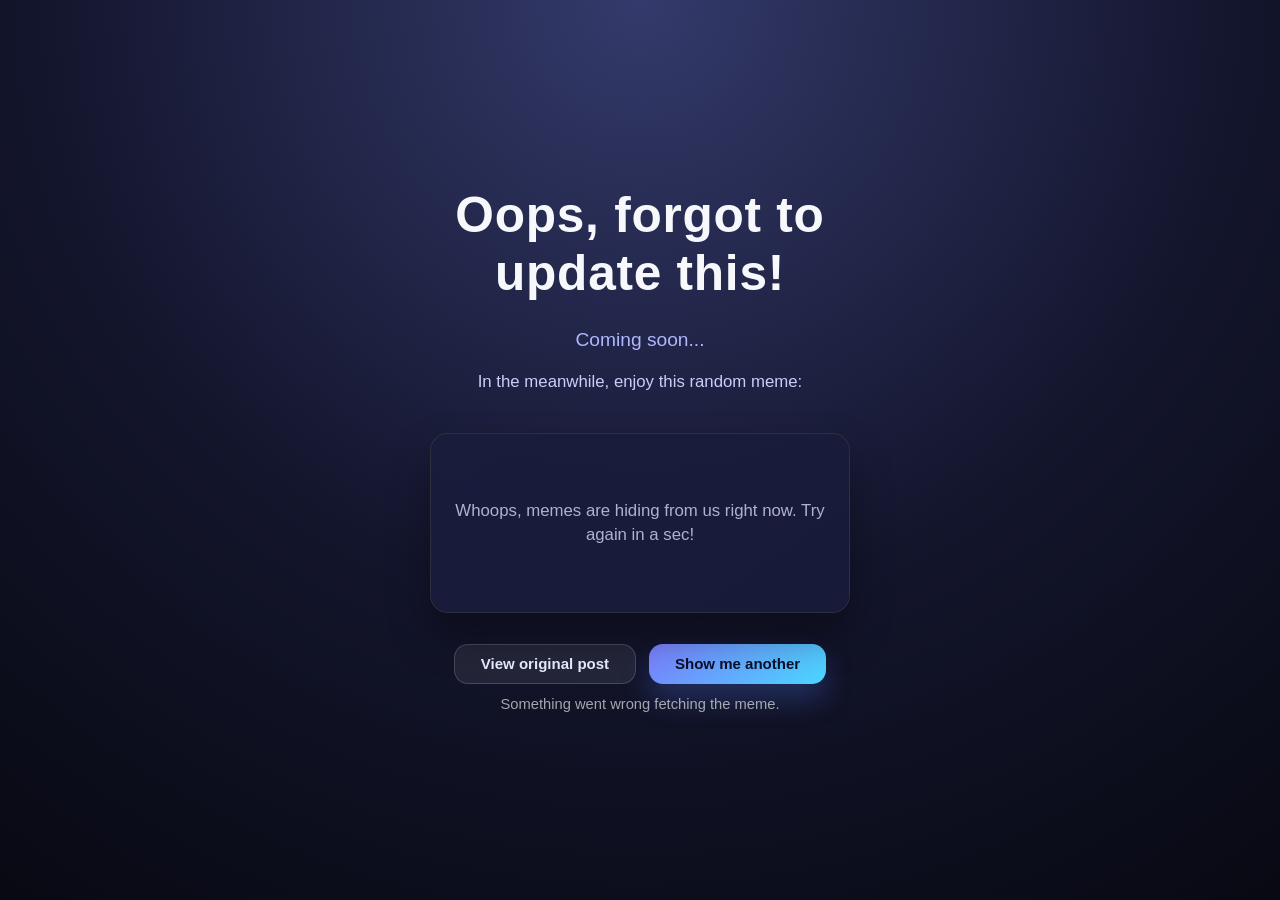
<file: index.html>
<!DOCTYPE html>
<html lang="en">
<head>
	<meta charset="utf-8" />
	<meta name="viewport" content="width=device-width, initial-scale=1" />
	<title>AYOUB AZAOUYAT </title>
	<style>
		:root {
			color-scheme: dark;
		}

		*,
		*::before,
		*::after {
			box-sizing: border-box;
		}

		body {
			margin: 0;
			min-height: 100vh;
			display: flex;
			align-items: center;
			justify-content: center;
			padding: clamp(1.5rem, 6vw, 3.5rem);
			font-family: "Poppins", "Segoe UI", sans-serif;
			color: #f7f8fb;
			background: radial-gradient(circle at top, #343a6b, #13152c 55%, #080912);
		}

		.wrapper {
			text-align: center;
			max-width: 640px;
			padding: 0 clamp(1rem, 6vw, 3rem);
		}

		h1 {
			margin: 0 0 0.75rem;
			font-size: clamp(1.9rem, 5vw, 3.1rem);
			letter-spacing: 0.015em;
		}

		p {
			margin: 0;
			font-size: clamp(1rem, 3.4vw, 1.2rem);
			color: #aeb7ff;
			line-height: 1.5;
		}

		.wrapper > * + * {
			margin-top: clamp(0.75rem, 2.4vw, 1.5rem);
		}

		.sub {
			margin-top: 0.9rem;
			color: #c9cef9;
			font-size: clamp(0.95rem, 2.8vw, 1.05rem);
		}

		.meme {
			margin: clamp(1.8rem, 5vw, 2.4rem) auto 0;
			display: flex;
			flex-direction: column;
			gap: 0.85rem;
			align-items: center;
		}

		.meme .frame {
			position: relative;
			width: clamp(220px, 68vw, 420px);
			min-height: 180px;
			border-radius: 18px;
			border: 1px solid rgba(255, 255, 255, 0.16);
			box-shadow: 0 22px 40px rgba(0, 0, 0, 0.35);
			background: rgba(4, 6, 20, 0.85);
			overflow: hidden;
		}

		.meme img {
			display: block;
			width: 100%;
			height: 100%;
			object-fit: contain;
			background: #010208;
		}

		.meme .placeholder {
			position: absolute;
			inset: 0;
			display: flex;
			align-items: center;
			justify-content: center;
			padding: 1.5rem;
			color: rgba(226, 229, 255, 0.75);
			font-size: 1.05rem;
			text-align: center;
			line-height: 1.4;
			background: linear-gradient(145deg, rgba(58, 66, 123, 0.35), rgba(37, 38, 80, 0.6));
		}

		.meme figcaption {
			margin: 0;
			font-size: 0.95rem;
			color: rgba(226, 229, 255, 0.72);
			max-width: 360px;
			line-height: 1.45;
		}

		.meme-actions {
			margin-top: 1.1rem;
			display: flex;
			justify-content: center;
			gap: 0.85rem;
			flex-wrap: wrap;
		}

		.meme-link,
		.meme-refresh {
			display: inline-flex;
			align-items: center;
			justify-content: center;
			padding: 0.65rem 1.6rem;
			border-radius: 14px;
			font-size: 0.94rem;
			font-weight: 600;
			text-decoration: none;
			cursor: pointer;
			transition: transform 0.18s ease, box-shadow 0.18s ease, background 0.18s ease;
			border: none;
		}

		.meme-link {
			color: #e7edff;
			background: rgba(255, 255, 255, 0.08);
			border: 1px solid rgba(255, 255, 255, 0.16);
		}

		.meme-refresh {
			color: #0a0f2b;
			background: linear-gradient(135deg, #7b7efc, #4ad7ff);
			box-shadow: 0 16px 28px rgba(82, 130, 255, 0.25);
		}

		.meme-link:hover,
		.meme-refresh:hover {
			transform: translateY(-2px);
			box-shadow: 0 12px 22px rgba(0, 0, 0, 0.25);
		}

		.meme-refresh:disabled {
			opacity: 0.55;
			cursor: wait;
			box-shadow: none;
			transform: none;
		}

		.status {
			margin-top: 0.8rem;
			font-size: 0.92rem;
			color: rgba(255, 255, 255, 0.62);
			min-height: 1.2em;
		}

		@media (max-width: 520px) {
			.meme figcaption {
				font-size: 0.92rem;
			}
		}
	</style>
</head>
<body>
		<main class="wrapper">
			<h1>Oops, forgot to update this!</h1>
			<p>Coming soon...</p>
			<p class="sub">In the meanwhile, enjoy this random meme:</p>
			<figure class="meme" role="group" aria-labelledby="meme-caption status-message">
				<div class="frame">
					<img id="meme-image" alt="" hidden />
					<div class="placeholder" id="meme-placeholder">Fetching fresh internet nonsense...</div>
				</div>
				<figcaption id="meme-caption"></figcaption>
			</figure>
			<div class="meme-actions">
				<a id="meme-link" class="meme-link" href="#" target="_blank" rel="noopener noreferrer">View original post</a>
				<button id="meme-refresh" class="meme-refresh" type="button">Show me another</button>
			</div>
			<div class="status" id="status-message"></div>
		</main>
		<script>
			(() => {
				const apiUrl = "https://meme-api.com/gimme";
				const image = document.getElementById("meme-image");
				const caption = document.getElementById("meme-caption");
				const placeholder = document.getElementById("meme-placeholder");
				const link = document.getElementById("meme-link");
				const refreshButton = document.getElementById("meme-refresh");
				const statusMessage = document.getElementById("status-message");

				async function fetchMeme() {
					setLoading(true, "Fetching fresh internet nonsense...");
					try {
						const response = await fetch(apiUrl, { cache: "no-store" });
						if (!response.ok) {
							throw new Error(`Request failed with status ${response.status}`);
						}
						const data = await response.json();
						updateMeme(data);
					} catch (error) {
						handleError(error);
					}
				}

				function setLoading(isLoading, message = "") {
					refreshButton.disabled = isLoading;
					statusMessage.textContent = isLoading ? "Loading a new meme..." : "";
					placeholder.hidden = !isLoading;
					image.hidden = isLoading;
					if (isLoading) {
						placeholder.textContent = message;
					} else {
						placeholder.textContent = "";
					}
				}

				function updateMeme(data) {
					const { url, title, postLink } = data;
					if (!url || !title) {
						throw new Error("The meme API returned unexpected data.");
					}
					image.onload = () => {
						setLoading(false);
					};
					image.onerror = () => {
						handleError(new Error("Couldn't load the meme image."));
					};
					image.src = url;
					image.alt = title;
					caption.textContent = title;
					link.href = postLink || url;
					if (image.complete) {
						image.onload();
					}
				}

				function handleError(error) {
					console.error(error);
					refreshButton.disabled = false;
					placeholder.hidden = false;
					image.hidden = true;
					placeholder.textContent = "Whoops, memes are hiding from us right now. Try again in a sec!";
					statusMessage.textContent = "Something went wrong fetching the meme.";
				}

				refreshButton.addEventListener("click", () => {
					setLoading(true, "Digging up another meme...");
					fetchMeme();
				});

				fetchMeme();
			})();
		</script>
	</body>
</html>
</file>
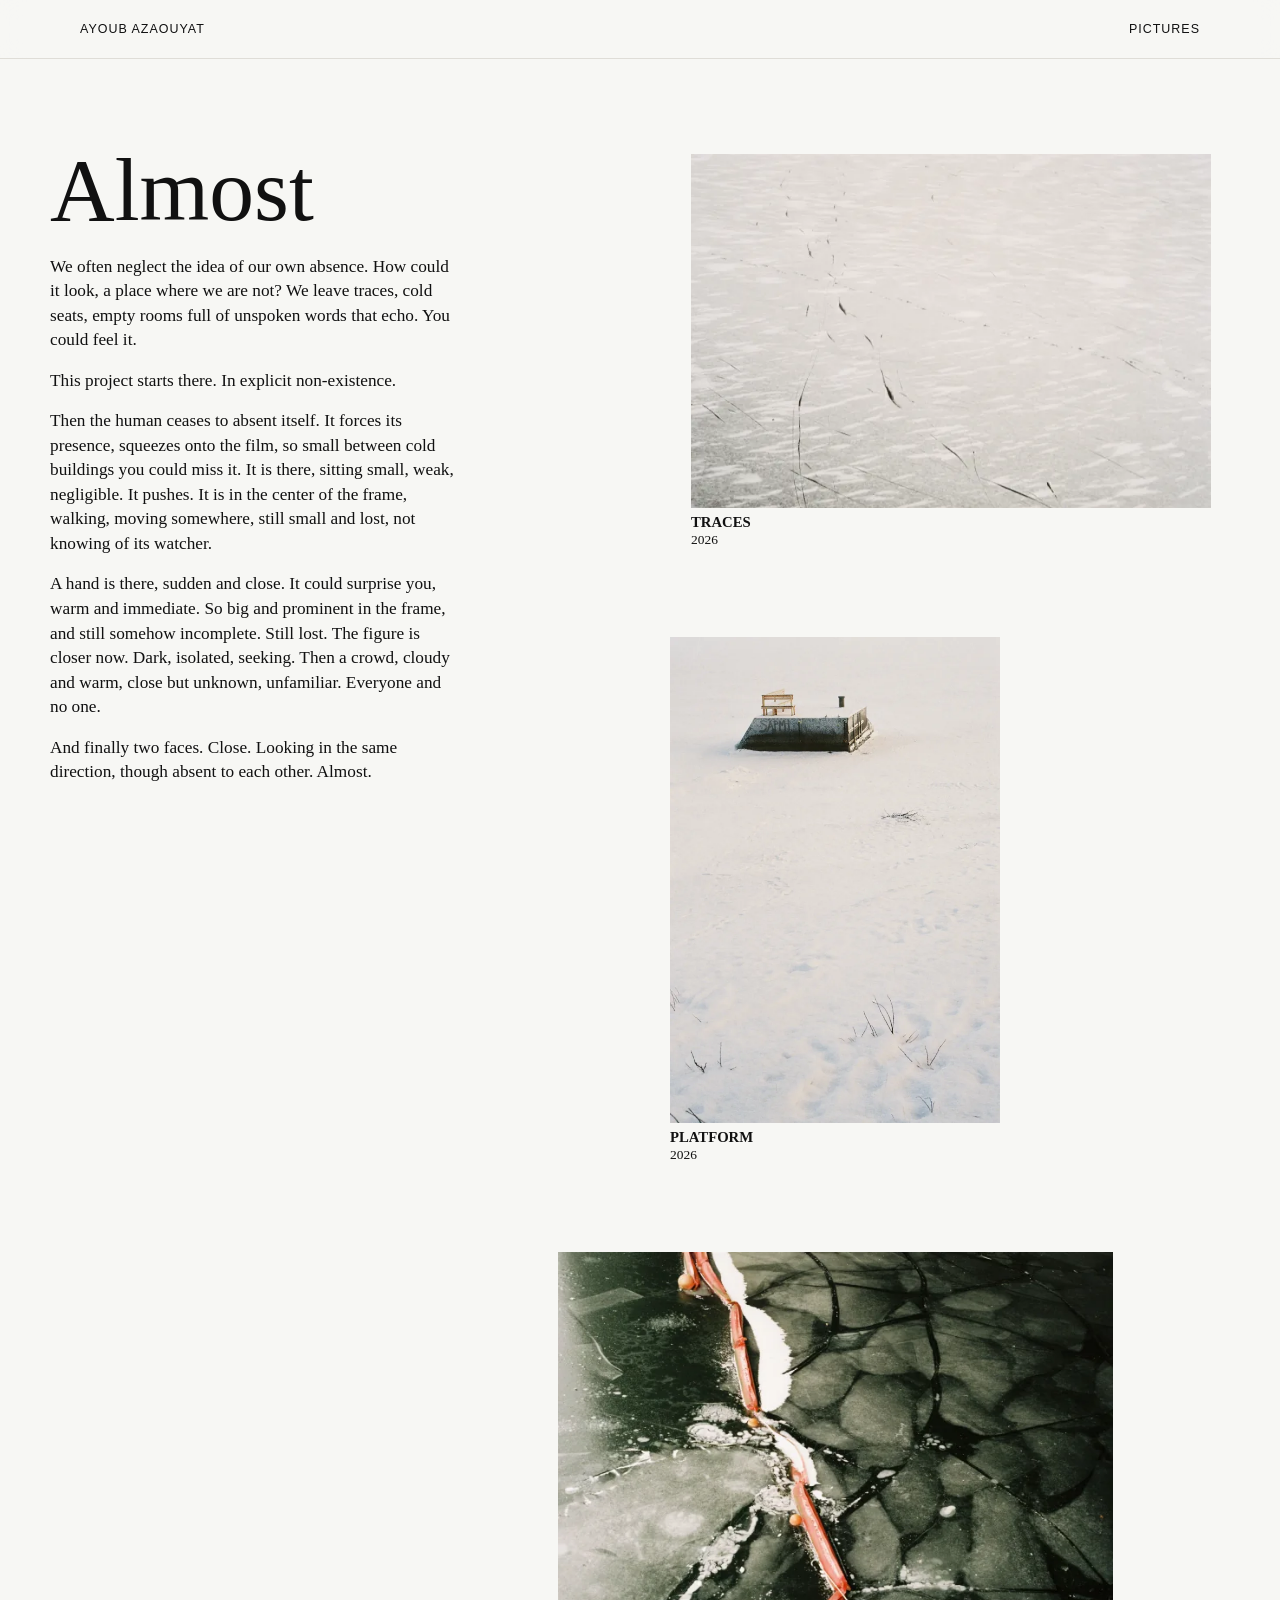
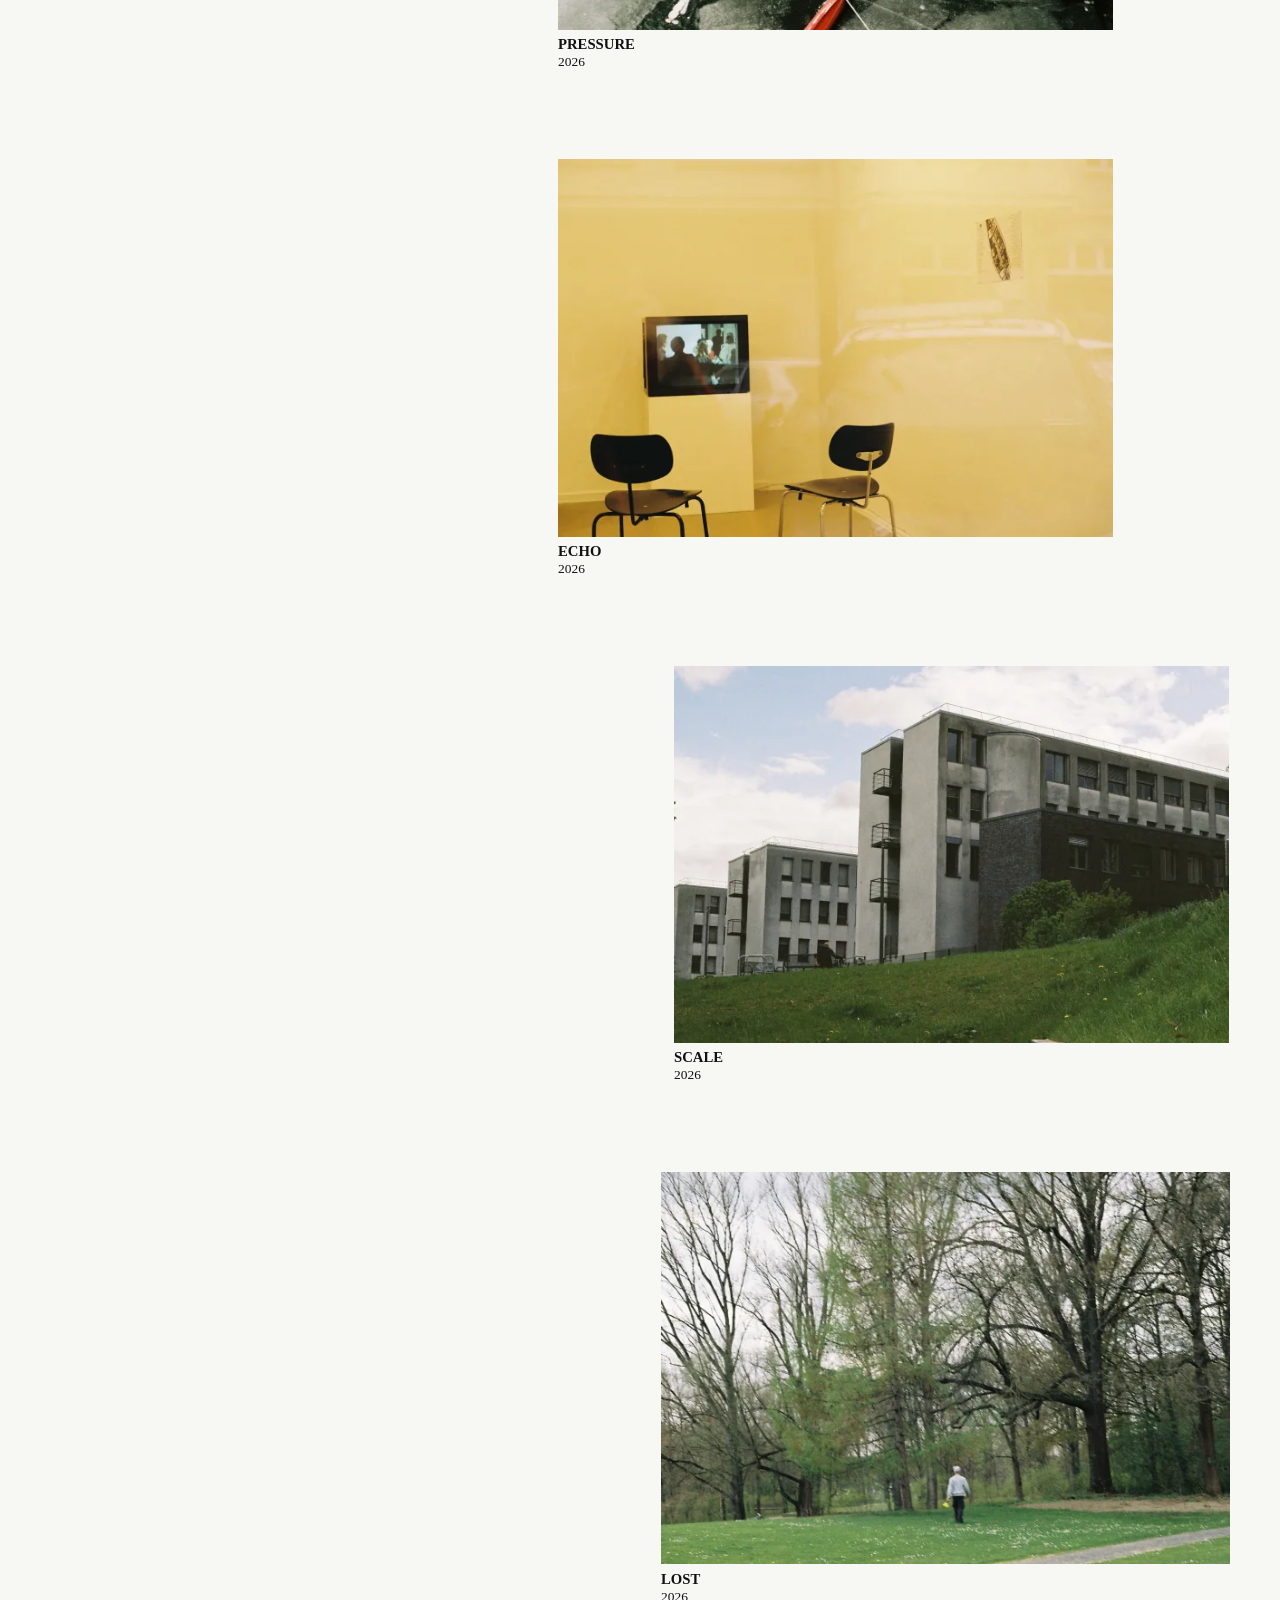
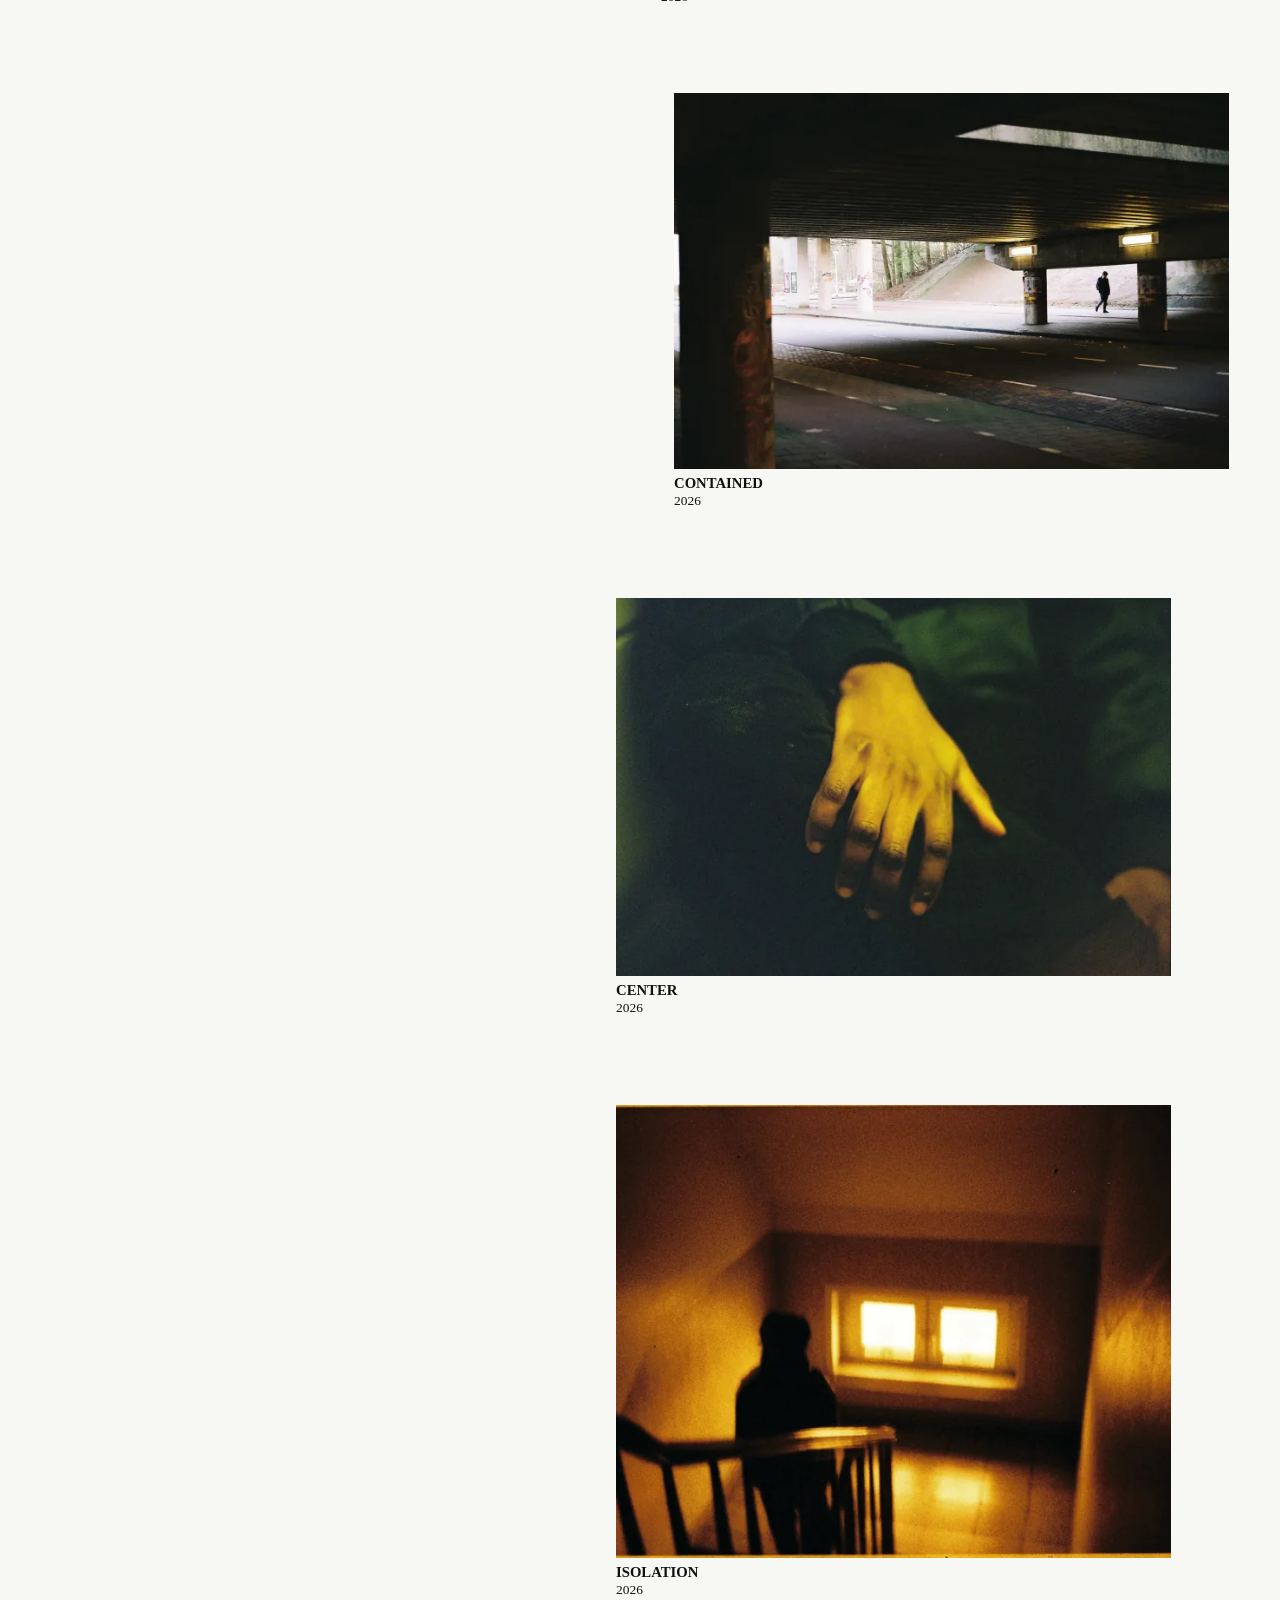
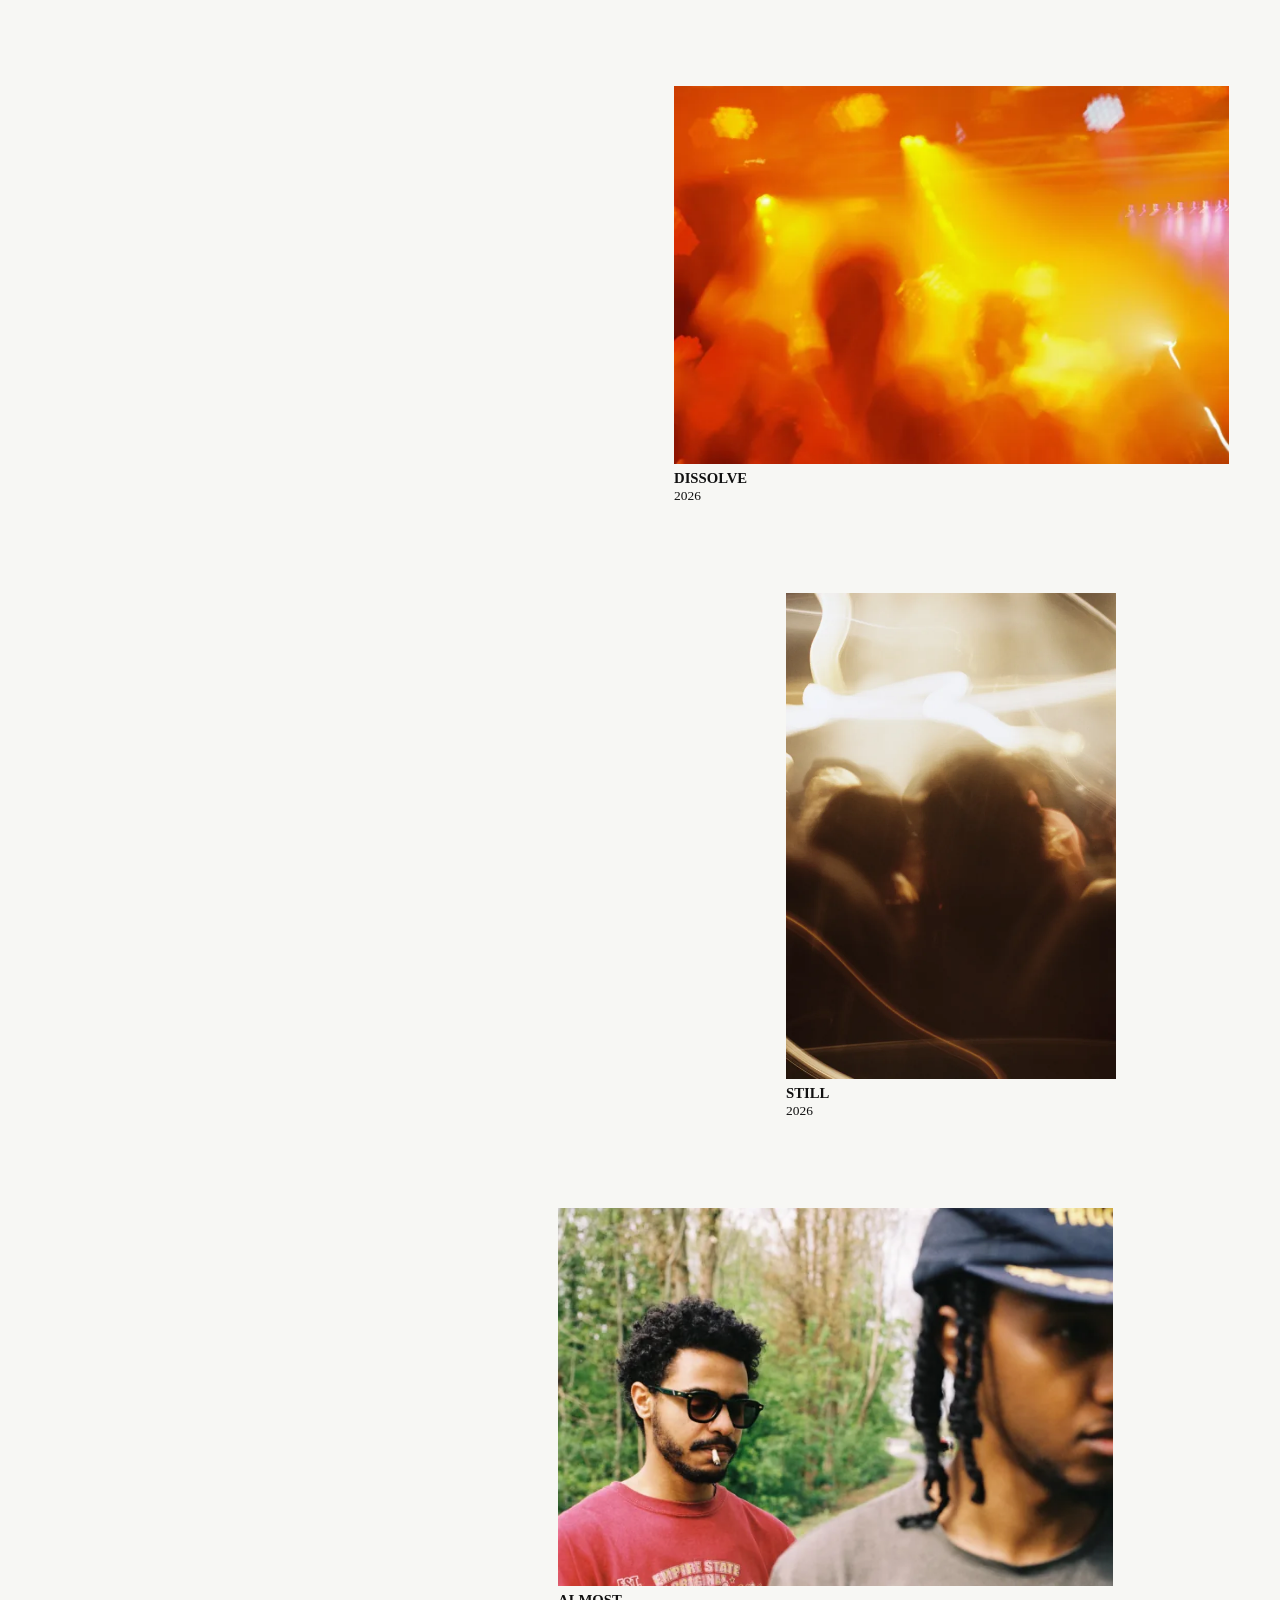
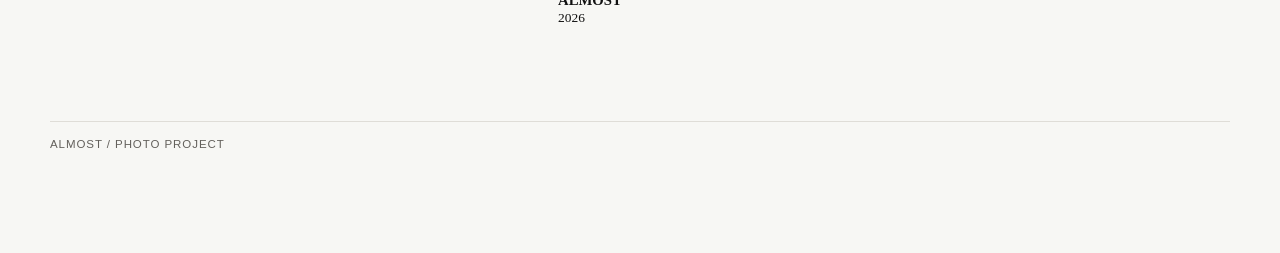
<file: almost/index.html>
<!DOCTYPE html>
<html lang="en">
<head>
	<meta charset="utf-8" />
	<meta name="viewport" content="width=device-width, initial-scale=1" />
	<link rel="preload" as="image" href="../assets/almost/optimized/Traces_2026-640.webp" imagesrcset="../assets/almost/optimized/Traces_2026-640.webp 640w, ../assets/almost/optimized/Traces_2026-960.webp 960w, ../assets/almost/optimized/Traces_2026-1400.webp 1400w, ../assets/almost/optimized/Traces_2026-1800.webp 1800w" imagesizes="(max-width: 560px) calc(100vw - 24px), (max-width: 820px) 84vw, 520px" />
	<title>Almost | Ayoub Azaouyat</title>
	<style>
		:root {
			color-scheme: light;
			--page: #f7f7f4;
			--paper: #ffffff;
			--ink: #111111;
			--muted: #64615c;
			--line: #dfddd7;
		}

		*,
		*::before,
		*::after {
			box-sizing: border-box;
		}

		html {
			scroll-behavior: smooth;
		}

		body {
			margin: 0;
			min-height: 100vh;
			color: var(--ink);
			background: var(--page);
			font-family: Georgia, "Times New Roman", serif;
		}

		body.focus-lock {
			overflow: hidden;
		}

		a {
			color: inherit;
		}

		.site-header {
			position: sticky;
			top: 0;
			z-index: 5;
			border-bottom: 1px solid var(--line);
			background: rgba(247, 247, 244, 0.9);
			backdrop-filter: blur(12px);
		}

		.nav {
			width: min(1120px, calc(100% - 32px));
			margin: 0 auto;
			min-height: 58px;
			display: flex;
			align-items: center;
			justify-content: space-between;
			gap: 1rem;
			font-family: Arial, Helvetica, sans-serif;
			font-size: 0.78rem;
			letter-spacing: 0.08em;
			text-transform: uppercase;
		}

		.nav a {
			text-decoration: none;
		}

		.nav a:hover,
		.nav a:focus-visible {
			text-decoration: underline;
			text-underline-offset: 0.32em;
		}

		main {
			width: min(1180px, calc(100% - 32px));
			margin: 0 auto;
			padding: clamp(2.8rem, 7vw, 5.8rem) 0 clamp(3rem, 8vw, 7rem);
		}

		.project {
			display: grid;
			grid-template-columns: minmax(280px, 0.75fr) minmax(0, 1.25fr);
			gap: clamp(2.5rem, 8vw, 7rem);
			align-items: start;
		}

		.intro {
			position: sticky;
			top: 96px;
			max-width: 440px;
			transition: transform 820ms cubic-bezier(0.25, 0.8, 0.25, 1);
			will-change: transform;
		}

		.kicker {
			margin: 0 0 0.8rem;
			font-family: Arial, Helvetica, sans-serif;
			font-size: 0.72rem;
			font-weight: 700;
			letter-spacing: 0.16em;
			text-transform: uppercase;
			color: var(--muted);
		}

		h1 {
			margin: 0 0 1.45rem;
			font-size: clamp(2.6rem, 8vw, 5.6rem);
			font-weight: 400;
			line-height: 0.92;
			letter-spacing: 0;
		}

		.statement {
			font-size: clamp(0.98rem, 1.5vw, 1.08rem);
			line-height: 1.42;
		}

		.statement p {
			margin: 0;
		}

		.statement p + p {
			margin-top: 1rem;
		}

		.gallery {
			display: flex;
			flex-direction: column;
			gap: clamp(3rem, 7vw, 6rem);
			padding-top: 0.35rem;
			overflow-x: clip;
		}

		.photo {
			--shift: 0px;
			margin: 0;
			width: min(92%, 580px);
			align-self: center;
			transform: translateX(var(--shift));
			transition: transform 900ms cubic-bezier(0.25, 0.8, 0.25, 1);
			will-change: transform;
		}

		.photo.small {
			width: min(84%, 520px);
		}

		.photo.medium {
			width: min(88%, 555px);
		}

		.photo.portrait {
			width: min(50%, 330px);
		}

		.photo.left {
			--shift: clamp(-58px, -6vw, -28px);
		}

		.photo.center {
			--shift: 0px;
		}

		.photo.right {
			--shift: clamp(28px, 6vw, 58px);
		}

		.photo a {
			display: block;
			background: transparent;
			text-decoration: none;
			cursor: zoom-in;
		}

		.photo img {
			display: block;
			width: 100%;
			max-width: 100%;
			height: auto;
			box-shadow: none;
		}

		.photo figcaption {
			margin-top: 0.45rem;
			color: var(--ink);
			line-height: 1.05;
		}

		.photo-title {
			display: block;
			font-size: clamp(0.82rem, 1.15vw, 0.95rem);
			font-weight: 700;
			text-transform: uppercase;
		}

		.photo-year {
			display: block;
			margin-top: 0.16rem;
			font-size: clamp(0.8rem, 1.05vw, 0.92rem);
		}

		body.focus-transition .intro {
			transform: translateX(clamp(-64px, -7vw, -32px));
		}

		body.focus-transition .photo.is-before {
			transform: translateX(var(--shift)) translateY(-18vh) scale(0.985);
		}

		body.focus-transition .photo.is-after {
			transform: translateX(var(--shift)) translateY(18vh) scale(0.985);
		}

		body.focus-transition .photo.is-current {
			transform: translateX(var(--shift)) scale(0.995);
		}

		body.focus-transition.focus-active .photo.is-current {
			transform: translateX(var(--shift)) scale(0.995);
		}

		.focus-view {
			position: fixed;
			inset: 0;
			z-index: 20;
			display: grid;
			grid-template-rows: auto 1fr;
			min-height: 100vh;
			padding: clamp(1rem, 2vw, 1.75rem);
			background: #ffffff;
			color: var(--ink);
			opacity: 0;
			pointer-events: none;
			visibility: hidden;
			transition: opacity 680ms cubic-bezier(0.25, 0.8, 0.25, 1), visibility 0s linear 680ms;
		}

		.focus-view.is-open {
			opacity: 1;
			pointer-events: auto;
			visibility: visible;
			transition-delay: 0s;
		}

		.focus-toolbar {
			display: flex;
			align-items: center;
			justify-content: space-between;
			gap: 1rem;
			min-height: 2.25rem;
			font-family: Arial, Helvetica, sans-serif;
			font-size: 0.68rem;
			letter-spacing: 0.1em;
			text-transform: uppercase;
		}

		.focus-count {
			color: var(--muted);
		}

		.focus-button {
			appearance: none;
			border: 0;
			border-radius: 0;
			padding: 0;
			color: inherit;
			background: transparent;
			font: inherit;
			letter-spacing: inherit;
			text-transform: inherit;
			cursor: pointer;
		}

		.focus-button:hover,
		.focus-button:focus-visible {
			text-decoration: underline;
			text-underline-offset: 0.32em;
		}

		.focus-stage {
			position: relative;
			display: grid;
			grid-template-rows: minmax(0, 1fr) auto;
			justify-items: center;
			align-items: end;
			gap: 1.1rem;
			min-height: 0;
		}

		.focus-figure {
			--origin-x: 0px;
			--origin-y: 0px;
			--origin-scale-x: 1;
			--origin-scale-y: 1;
			justify-self: center;
			margin: 0;
			display: flex;
			flex-direction: column;
			align-items: flex-start;
			justify-content: center;
			width: fit-content;
			max-width: 100%;
			min-height: 0;
			height: 100%;
			transform: translate(var(--origin-x), var(--origin-y)) scale(var(--origin-scale-x), var(--origin-scale-y));
			transform-origin: top left;
			transition: transform 1400ms cubic-bezier(0.18, 0.72, 0.2, 1);
		}

		.focus-view.is-open .focus-figure {
			transform: translate(0, 0) scale(1);
		}

		.focus-image-wrap {
			display: flex;
			align-items: flex-end;
			justify-content: center;
			width: 100%;
			min-height: 0;
			flex: 1 1 auto;
		}

		.focus-image {
			display: block;
			width: auto;
			max-width: min(100%, 1120px);
			max-height: calc(100vh - 12.5rem);
			height: auto;
			object-fit: contain;
			opacity: 1;
		}

		.focus-caption {
			width: 100%;
			margin: 0.3rem 0 0;
			line-height: 1.05;
		}

		.focus-title {
			display: block;
			font-size: clamp(0.92rem, 1.25vw, 1.08rem);
			font-weight: 700;
			text-transform: uppercase;
		}

		.focus-year {
			display: block;
			margin-top: 0.18rem;
			font-size: clamp(0.88rem, 1.15vw, 1rem);
		}

		.focus-nav {
			padding: 0;
			font-size: 0.72rem;
		}

		.focus-controls {
			display: flex;
			align-items: center;
			justify-content: center;
			gap: clamp(2rem, 8vw, 5.5rem);
			width: min(100%, 1120px);
			padding-bottom: clamp(0.35rem, 1.2vw, 0.9rem);
			opacity: 0;
			transform: translateY(5px);
			transition: opacity 620ms ease, transform 680ms cubic-bezier(0.25, 0.8, 0.25, 1);
		}

		.focus-view.is-open .focus-controls {
			opacity: 1;
			transform: translateY(0);
		}

		@media (prefers-reduced-motion: reduce) {
			.intro,
			.photo,
			.focus-view,
			.focus-figure,
			.focus-controls {
				transition: none;
			}
		}

		.footer-note {
			margin: clamp(3rem, 8vw, 6rem) 0 0;
			border-top: 1px solid var(--line);
			padding-top: 1rem;
			font-family: Arial, Helvetica, sans-serif;
			font-size: 0.72rem;
			letter-spacing: 0.08em;
			text-transform: uppercase;
			color: var(--muted);
		}

		@media (max-width: 820px) {
			.nav {
				min-height: 54px;
			}

			.project {
				grid-template-columns: 1fr;
			}

			.intro {
				position: static;
				max-width: 680px;
			}

			.gallery {
				gap: clamp(2rem, 8vw, 3.8rem);
			}

			.focus-image {
				max-height: calc(100vh - 13rem);
			}
		}

		@media (max-width: 560px) {
			main {
				width: min(100% - 24px, 1120px);
			}

			.photo,
			.photo.small,
			.photo.medium,
			.photo.portrait {
				width: min(100%, 520px);
				align-self: stretch;
				transform: none;
			}

			.focus-view {
				padding: 0.85rem;
			}
		}
	</style>
</head>
<body>
	<header class="site-header">
		<nav class="nav" aria-label="Project navigation">
			<a href="../index.html">Ayoub Azaouyat</a>
			<a href="#pictures">Pictures</a>
		</nav>
	</header>

	<main>
		<article class="project">
			<section class="intro" aria-labelledby="project-title">
				<h1 id="project-title">Almost</h1>
				<div class="statement">
					<p>We often neglect the idea of our own absence. How could it look, a place where we are not? We leave traces, cold seats, empty rooms full of unspoken words that echo. You could feel it.</p>
					<p>This project starts there. In explicit non-existence.</p>
					<p>Then the human ceases to absent itself. It forces its presence, squeezes onto the film, so small between cold buildings you could miss it. It is there, sitting small, weak, negligible. It pushes. It is in the center of the frame, walking, moving somewhere, still small and lost, not knowing of its watcher.</p>
					<p>A hand is there, sudden and close. It could surprise you, warm and immediate. So big and prominent in the frame, and still somehow incomplete. Still lost. The figure is closer now. Dark, isolated, seeking. Then a crowd, cloudy and warm, close but unknown, unfamiliar. Everyone and no one.</p>
					<p>And finally two faces. Close. Looking in the same direction, though absent to each other. Almost.</p>
				</div>
			</section>

			<section class="gallery" id="pictures" aria-label="Almost pictures">
				<figure class="photo small right" data-order="1">
					<a href="../almost%20pictures/Traces_2026.jpg">
						<img src="../assets/almost/optimized/Traces_2026-640.webp" srcset="../assets/almost/optimized/Traces_2026-640.webp 640w, ../assets/almost/optimized/Traces_2026-960.webp 960w, ../assets/almost/optimized/Traces_2026-1400.webp 1400w, ../assets/almost/optimized/Traces_2026-1800.webp 1800w" sizes="(max-width: 560px) calc(100vw - 24px), (max-width: 820px) 84vw, 520px" width="3578" height="2433" alt="Traces, 2026." loading="eager" fetchpriority="high" decoding="async" />
					</a>
					<figcaption>
						<span class="photo-title">Traces</span>
						<span class="photo-year">2026</span>
					</figcaption>
				</figure>
				<figure class="photo portrait left" data-order="2">
					<a href="../almost%20pictures/Platform_2026.jpg">
						<img src="../assets/almost/optimized/Platform_2026-640.webp" srcset="../assets/almost/optimized/Platform_2026-640.webp 640w, ../assets/almost/optimized/Platform_2026-960.webp 960w, ../assets/almost/optimized/Platform_2026-1400.webp 1400w, ../assets/almost/optimized/Platform_2026-1800.webp 1800w" sizes="(max-width: 560px) calc(100vw - 24px), (max-width: 820px) 50vw, 330px" width="2349" height="3454" alt="Platform, 2026." loading="lazy" decoding="async" />
					</a>
					<figcaption>
						<span class="photo-title">Platform</span>
						<span class="photo-year">2026</span>
					</figcaption>
				</figure>
				<figure class="photo medium left" data-order="3">
					<a href="../almost%20pictures/Pressure_2026.JPG">
						<img src="../assets/almost/optimized/Pressure_2026-640.webp" srcset="../assets/almost/optimized/Pressure_2026-640.webp 640w, ../assets/almost/optimized/Pressure_2026-960.webp 960w, ../assets/almost/optimized/Pressure_2026-1400.webp 1400w, ../assets/almost/optimized/Pressure_2026-1800.webp 1800w" sizes="(max-width: 560px) calc(100vw - 24px), (max-width: 820px) 88vw, 555px" width="3578" height="2433" alt="Pressure, 2026." loading="lazy" decoding="async" />
					</a>
					<figcaption>
						<span class="photo-title">Pressure</span>
						<span class="photo-year">2026</span>
					</figcaption>
				</figure>
				<figure class="photo medium left" data-order="4">
					<a href="../almost%20pictures/Echo_2026.JPG">
						<img src="../assets/almost/optimized/Echo_2026-640.webp" srcset="../assets/almost/optimized/Echo_2026-640.webp 640w, ../assets/almost/optimized/Echo_2026-960.webp 960w, ../assets/almost/optimized/Echo_2026-1400.webp 1400w, ../assets/almost/optimized/Echo_2026-1800.webp 1800w" sizes="(max-width: 560px) calc(100vw - 24px), (max-width: 820px) 88vw, 555px" width="3578" height="2433" alt="Echo, 2026." loading="lazy" decoding="async" />
					</a>
					<figcaption>
						<span class="photo-title">Echo</span>
						<span class="photo-year">2026</span>
					</figcaption>
				</figure>
				<figure class="photo medium right" data-order="5">
					<a href="../almost%20pictures/Scale_2026.jpg">
						<img src="../assets/almost/optimized/Scale_2026-640.webp" srcset="../assets/almost/optimized/Scale_2026-640.webp 640w, ../assets/almost/optimized/Scale_2026-960.webp 960w, ../assets/almost/optimized/Scale_2026-1400.webp 1400w, ../assets/almost/optimized/Scale_2026-1800.webp 1800w" sizes="(max-width: 560px) calc(100vw - 24px), (max-width: 820px) 88vw, 555px" width="2769" height="1878" alt="Scale, 2026." loading="lazy" decoding="async" />
					</a>
					<figcaption>
						<span class="photo-title">Scale</span>
						<span class="photo-year">2026</span>
					</figcaption>
				</figure>
				<figure class="photo right" data-order="6">
					<a href="../almost%20pictures/Lost_2026.jpg">
						<img src="../assets/almost/optimized/Lost_2026-640.webp" srcset="../assets/almost/optimized/Lost_2026-640.webp 640w, ../assets/almost/optimized/Lost_2026-960.webp 960w, ../assets/almost/optimized/Lost_2026-1400.webp 1400w, ../assets/almost/optimized/Lost_2026-1800.webp 1800w" sizes="(max-width: 560px) calc(100vw - 24px), (max-width: 820px) 92vw, 580px" width="1533" height="1035" alt="Lost, 2026." loading="lazy" decoding="async" />
					</a>
					<figcaption>
						<span class="photo-title">Lost</span>
						<span class="photo-year">2026</span>
					</figcaption>
				</figure>
				<figure class="photo medium right" data-order="7">
					<a href="../almost%20pictures/Contained_2026.JPG">
						<img src="../assets/almost/optimized/Contained_2026-640.webp" srcset="../assets/almost/optimized/Contained_2026-640.webp 640w, ../assets/almost/optimized/Contained_2026-960.webp 960w, ../assets/almost/optimized/Contained_2026-1400.webp 1400w, ../assets/almost/optimized/Contained_2026-1800.webp 1800w" sizes="(max-width: 560px) calc(100vw - 24px), (max-width: 820px) 88vw, 555px" width="1818" height="1228" alt="Contained, 2026." loading="lazy" decoding="async" />
					</a>
					<figcaption>
						<span class="photo-title">Contained</span>
						<span class="photo-year">2026</span>
					</figcaption>
				</figure>
				<figure class="photo medium center" data-order="8">
					<a href="../almost%20pictures/Center_20226.JPG">
						<img src="../assets/almost/optimized/Center_20226-640.webp" srcset="../assets/almost/optimized/Center_20226-640.webp 640w, ../assets/almost/optimized/Center_20226-960.webp 960w, ../assets/almost/optimized/Center_20226-1400.webp 1400w, ../assets/almost/optimized/Center_20226-1800.webp 1800w" sizes="(max-width: 560px) calc(100vw - 24px), (max-width: 820px) 88vw, 555px" width="3578" height="2433" alt="Center, 2026." loading="lazy" decoding="async" />
					</a>
					<figcaption>
						<span class="photo-title">Center</span>
						<span class="photo-year">2026</span>
					</figcaption>
				</figure>
				<figure class="photo medium center" data-order="9">
					<a href="../almost%20pictures/Isolation_2026.JPG">
						<img src="../assets/almost/optimized/Isolation_2026-640.webp" srcset="../assets/almost/optimized/Isolation_2026-640.webp 640w, ../assets/almost/optimized/Isolation_2026-960.webp 960w, ../assets/almost/optimized/Isolation_2026-1400.webp 1400w, ../assets/almost/optimized/Isolation_2026-1800.webp 1800w" sizes="(max-width: 560px) calc(100vw - 24px), (max-width: 820px) 88vw, 555px" width="1925" height="1570" alt="Isolation, 2026." loading="lazy" decoding="async" />
					</a>
					<figcaption>
						<span class="photo-title">Isolation</span>
						<span class="photo-year">2026</span>
					</figcaption>
				</figure>
				<figure class="photo medium right" data-order="10">
					<a href="../almost%20pictures/Dissolve_2026.JPG">
						<img src="../assets/almost/optimized/Dissolve_2026-640.webp" srcset="../assets/almost/optimized/Dissolve_2026-640.webp 640w, ../assets/almost/optimized/Dissolve_2026-960.webp 960w, ../assets/almost/optimized/Dissolve_2026-1400.webp 1400w, ../assets/almost/optimized/Dissolve_2026-1800.webp 1800w" sizes="(max-width: 560px) calc(100vw - 24px), (max-width: 820px) 88vw, 555px" width="3578" height="2433" alt="Dissolve, 2026." loading="lazy" decoding="async" />
					</a>
					<figcaption>
						<span class="photo-title">Dissolve</span>
						<span class="photo-year">2026</span>
					</figcaption>
				</figure>
				<figure class="photo portrait right" data-order="11">
					<a href="../almost%20pictures/Still_2026.jpg">
						<img src="../assets/almost/optimized/Still_2026-640.webp" srcset="../assets/almost/optimized/Still_2026-640.webp 640w, ../assets/almost/optimized/Still_2026-960.webp 960w, ../assets/almost/optimized/Still_2026-1400.webp 1400w, ../assets/almost/optimized/Still_2026-1800.webp 1800w" sizes="(max-width: 560px) calc(100vw - 24px), (max-width: 820px) 50vw, 330px" width="2432" height="3576" alt="Still, 2026." loading="lazy" decoding="async" />
					</a>
					<figcaption>
						<span class="photo-title">Still</span>
						<span class="photo-year">2026</span>
					</figcaption>
				</figure>
				<figure class="photo medium left" data-order="12">
					<a href="../almost%20pictures/Almost_2026.JPG">
						<img src="../assets/almost/optimized/Almost_2026-640.webp" srcset="../assets/almost/optimized/Almost_2026-640.webp 640w, ../assets/almost/optimized/Almost_2026-960.webp 960w, ../assets/almost/optimized/Almost_2026-1400.webp 1400w, ../assets/almost/optimized/Almost_2026-1800.webp 1800w" sizes="(max-width: 560px) calc(100vw - 24px), (max-width: 820px) 88vw, 555px" width="3578" height="2433" alt="Almost, 2026." loading="lazy" decoding="async" />
					</a>
					<figcaption>
						<span class="photo-title">Almost</span>
						<span class="photo-year">2026</span>
					</figcaption>
				</figure>
			</section>
		</article>

		<p class="footer-note">Almost / Photo project</p>
	</main>

	<div class="focus-view" id="focus-view" aria-hidden="true">
		<div class="focus-toolbar">
			<button class="focus-button" type="button" data-focus-close>Back</button>
			<span class="focus-count" id="focus-count"></span>
		</div>
		<div class="focus-stage">
			<figure class="focus-figure">
				<div class="focus-image-wrap">
					<img class="focus-image" id="focus-image" alt="" />
				</div>
				<figcaption class="focus-caption">
					<span class="focus-title" id="focus-title"></span>
					<span class="focus-year" id="focus-year"></span>
				</figcaption>
			</figure>
			<div class="focus-controls">
				<button class="focus-button focus-nav" type="button" data-focus-prev>Previous</button>
				<button class="focus-button focus-nav" type="button" data-focus-next>Next</button>
			</div>
		</div>
	</div>

	<script>
		(() => {
			const figures = [...document.querySelectorAll(".gallery figure")]
				.sort((a, b) => Number(a.dataset.order) - Number(b.dataset.order));
			const focusView = document.getElementById("focus-view");
			const focusFigure = document.querySelector(".focus-figure");
			const focusImage = document.getElementById("focus-image");
			const focusTitle = document.getElementById("focus-title");
			const focusYear = document.getElementById("focus-year");
			const focusCount = document.getElementById("focus-count");
			const closeButton = document.querySelector("[data-focus-close]");
			const prevButton = document.querySelector("[data-focus-prev]");
			const nextButton = document.querySelector("[data-focus-next]");
			let currentIndex = 0;
			let lastTrigger = null;
			let closeTimer = null;
			let openTimer = null;

			const pictures = figures.map((figure) => {
				const image = figure.querySelector("img");
				return {
					figure,
					image,
					link: figure.querySelector("a"),
					src: image.currentSrc || image.src,
					srcset: image.getAttribute("srcset"),
					alt: image.alt,
					title: figure.querySelector(".photo-title").textContent.trim(),
					year: figure.querySelector(".photo-year").textContent.trim()
				};
			});

			function showPicture(index) {
				currentIndex = (index + pictures.length) % pictures.length;
				const picture = pictures[currentIndex];
				focusImage.src = picture.src;
				if (picture.srcset) {
					focusImage.srcset = picture.srcset;
					focusImage.sizes = "(max-width: 820px) calc(100vw - 1.7rem), 1120px";
				}
				focusImage.alt = picture.alt;
				focusTitle.textContent = picture.title;
				focusYear.textContent = picture.year;
				focusCount.textContent = `${currentIndex + 1} / ${pictures.length}`;
			}

			function openFocus(index, trigger) {
				window.clearTimeout(closeTimer);
				window.clearTimeout(openTimer);
				lastTrigger = trigger;
				showPicture(index);
				prepareMainTransition(index);
				document.body.classList.add("focus-lock", "focus-transition");
				openTimer = window.setTimeout(() => {
					document.body.classList.add("focus-active");
					setFocusOrigin(pictures[index]);
					focusView.classList.add("is-open");
					focusView.setAttribute("aria-hidden", "false");
					closeButton.focus({ preventScroll: true });
				}, 220);
			}

			function closeFocus() {
				window.clearTimeout(openTimer);
				focusView.classList.remove("is-open");
				focusView.setAttribute("aria-hidden", "true");
				closeTimer = window.setTimeout(() => {
					clearMainTransition();
					document.body.classList.remove("focus-lock", "focus-transition", "focus-active");
					if (lastTrigger) {
						lastTrigger.focus({ preventScroll: true });
					}
				}, 520);
			}

			function showNext() {
				showPicture(currentIndex + 1);
			}

			function showPrevious() {
				showPicture(currentIndex - 1);
			}

			function prepareMainTransition(index) {
				pictures.forEach((picture, pictureIndex) => {
					picture.figure.classList.toggle("is-before", pictureIndex < index);
					picture.figure.classList.toggle("is-current", pictureIndex === index);
					picture.figure.classList.toggle("is-after", pictureIndex > index);
				});
			}

			function clearMainTransition() {
				pictures.forEach((picture) => {
					picture.figure.classList.remove("is-before", "is-current", "is-after");
				});
			}

			function setFocusOrigin(picture) {
				if (!picture || window.matchMedia("(prefers-reduced-motion: reduce)").matches) {
					focusFigure.style.removeProperty("--origin-x");
					focusFigure.style.removeProperty("--origin-y");
					focusFigure.style.removeProperty("--origin-scale-x");
					focusFigure.style.removeProperty("--origin-scale-y");
					return;
				}

				const start = picture.figure.getBoundingClientRect();
				const end = focusFigure.getBoundingClientRect();
				if (!start.width || !start.height || !end.width || !end.height) {
					return;
				}

				focusFigure.style.setProperty("--origin-x", `${start.left - end.left}px`);
				focusFigure.style.setProperty("--origin-y", `${start.top - end.top}px`);
				focusFigure.style.setProperty("--origin-scale-x", `${start.width / end.width}`);
				focusFigure.style.setProperty("--origin-scale-y", `${start.height / end.height}`);
			}

			pictures.forEach((picture, index) => {
				picture.link.addEventListener("click", (event) => {
					event.preventDefault();
					openFocus(index, picture.link);
				});
			});

			closeButton.addEventListener("click", closeFocus);
			nextButton.addEventListener("click", showNext);
			prevButton.addEventListener("click", showPrevious);

			document.addEventListener("keydown", (event) => {
				if (!focusView.classList.contains("is-open")) {
					return;
				}

				if (event.key === "Escape") {
					closeFocus();
				} else if (event.key === "ArrowRight") {
					showNext();
				} else if (event.key === "ArrowLeft") {
					showPrevious();
				}
			});
		})();
	</script>
</body>
</html>
</file>
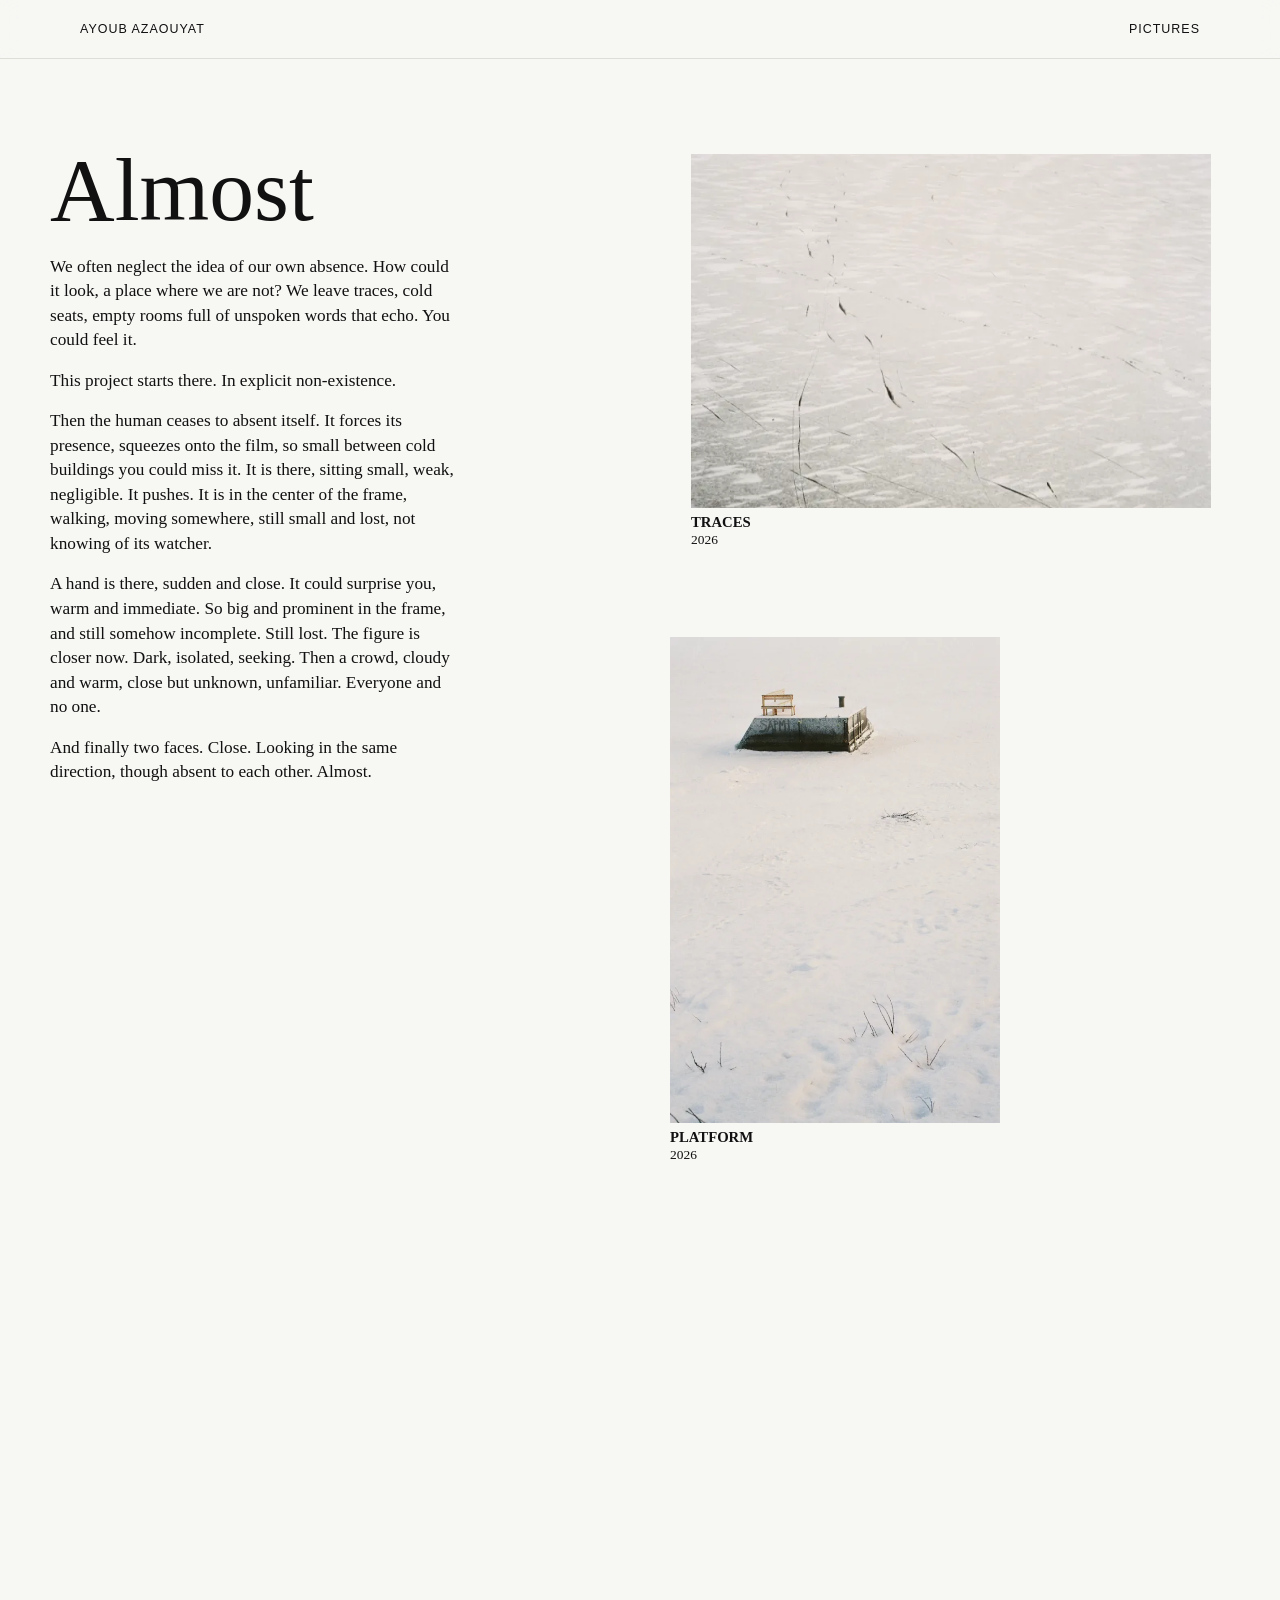
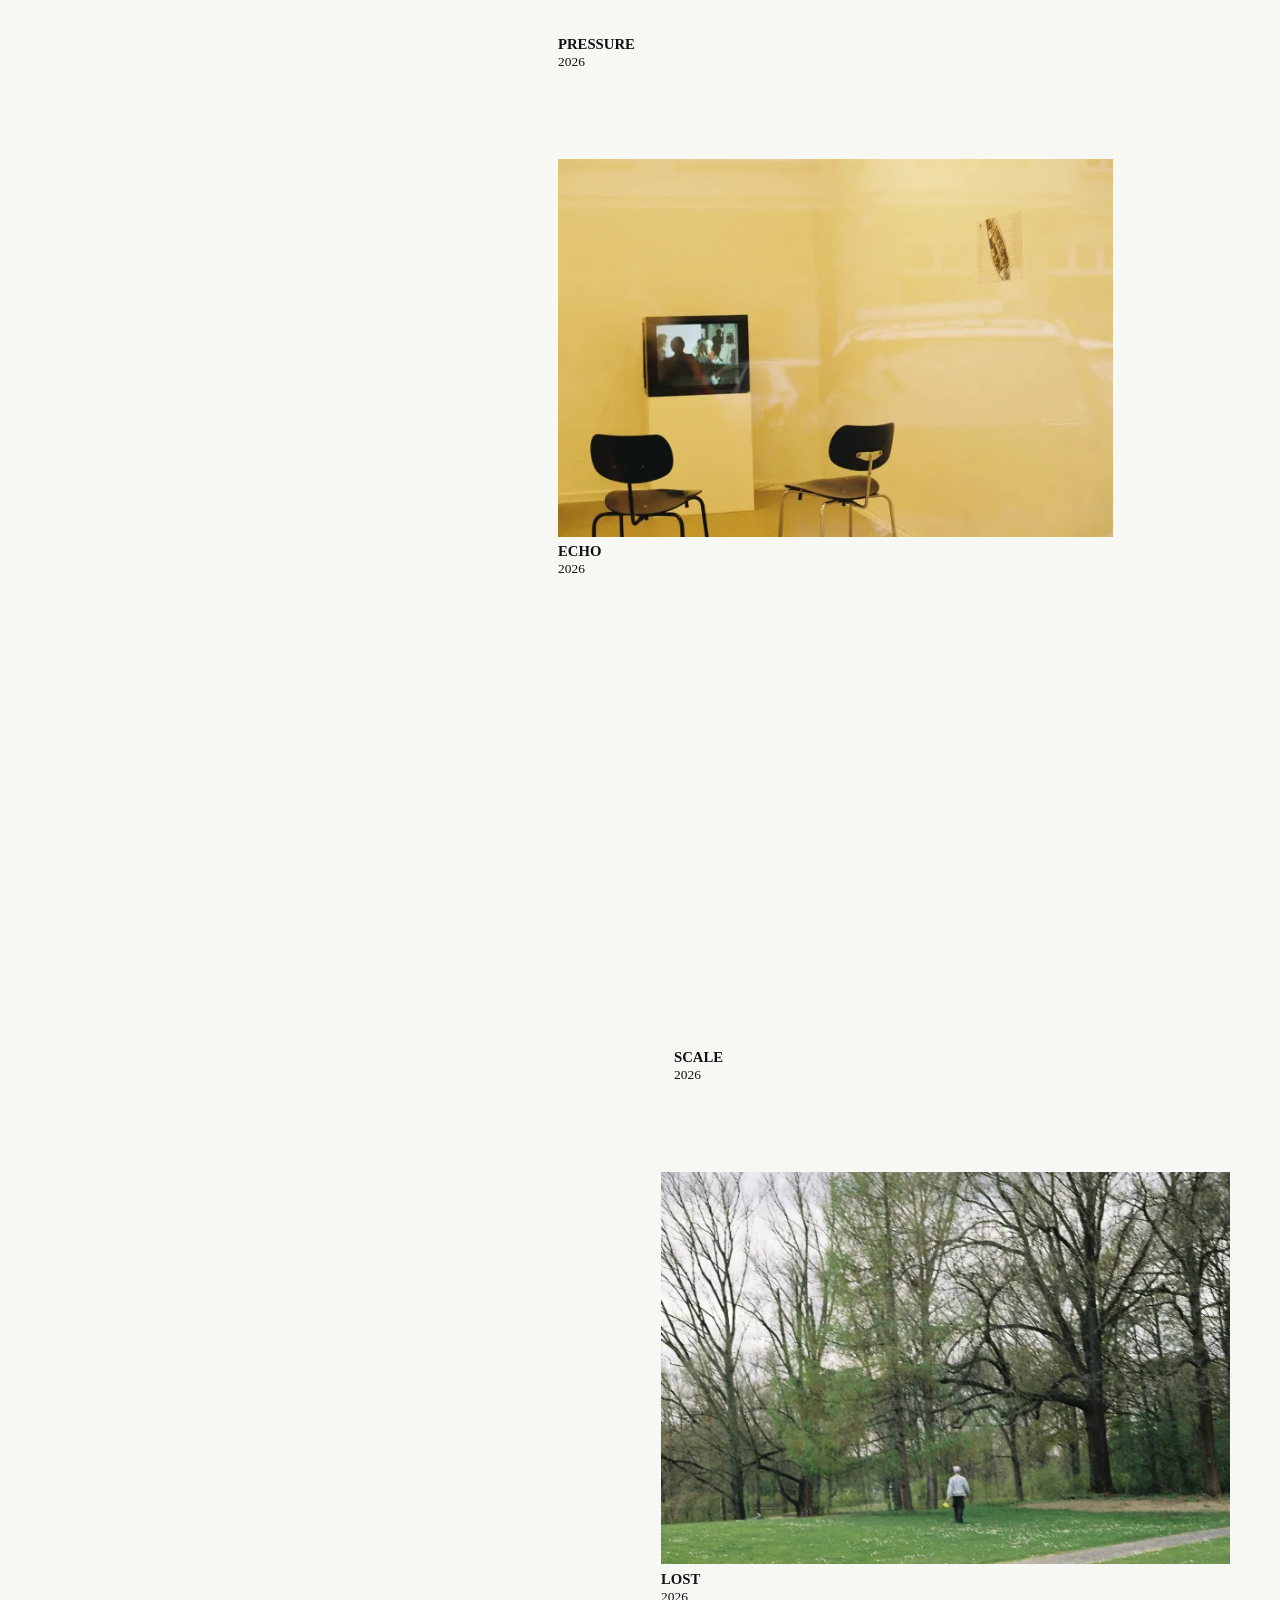
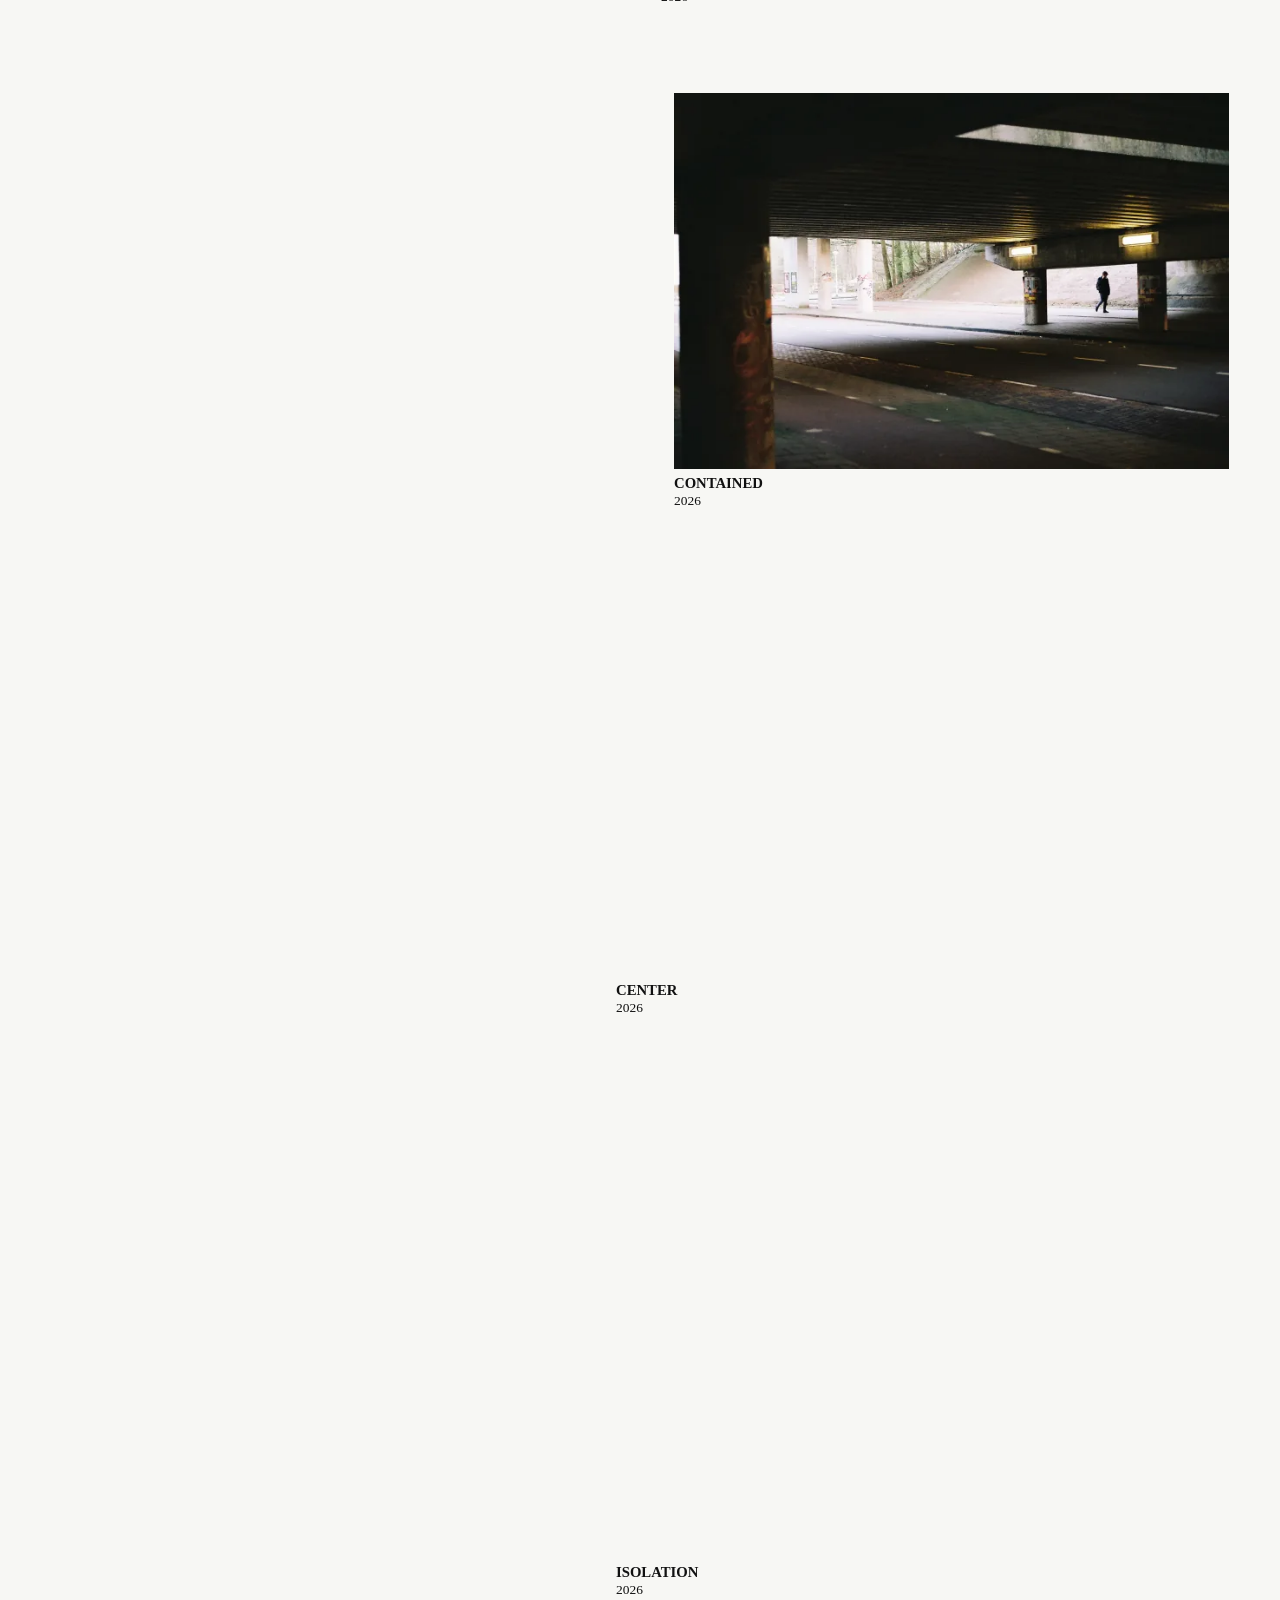
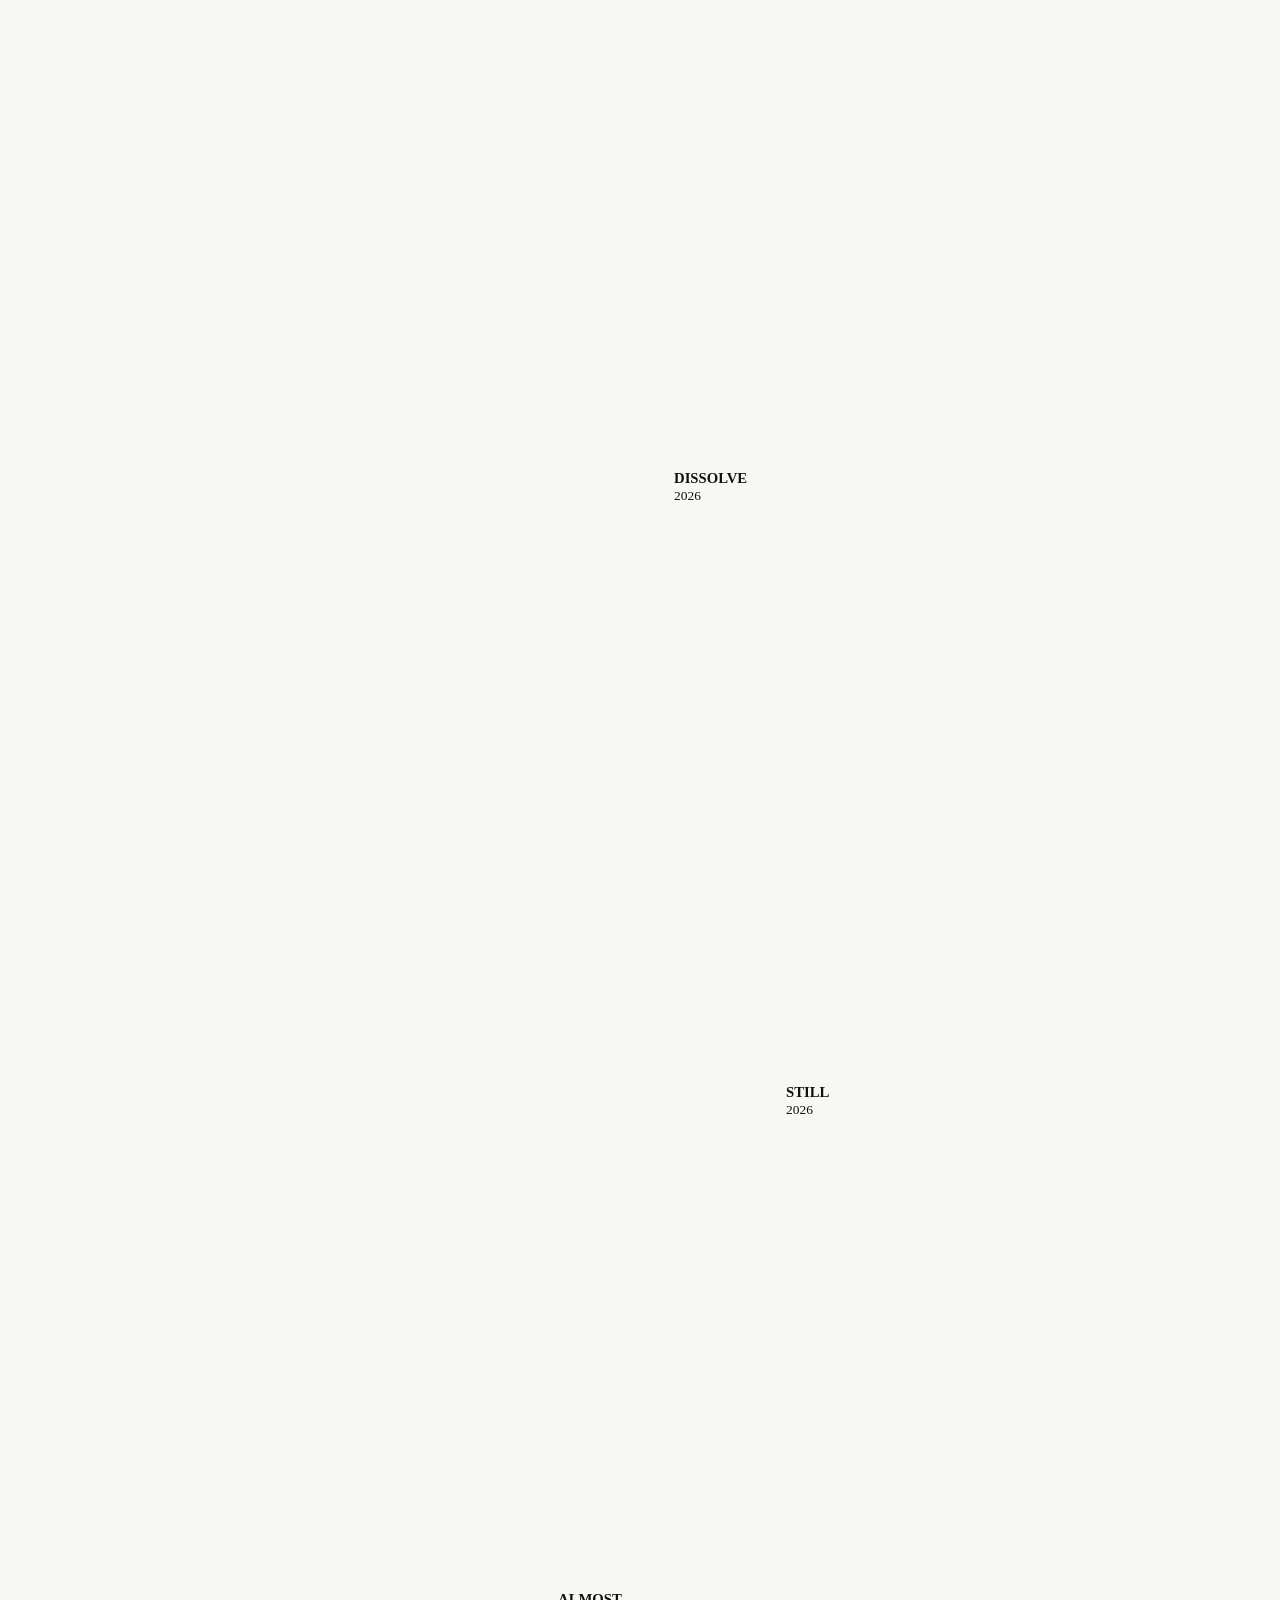
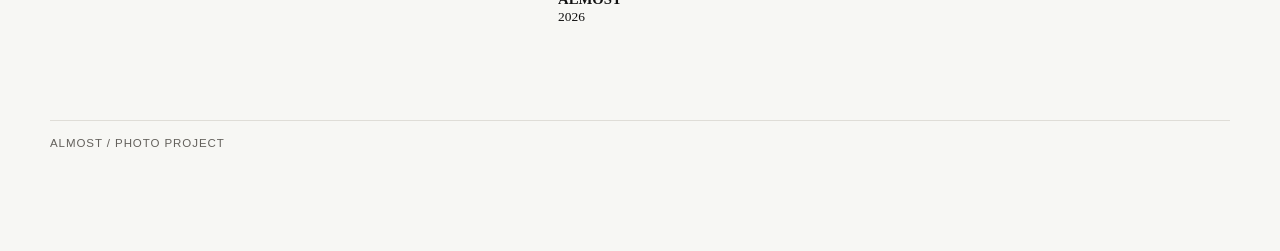
<file: projects/almost/index.html>
<!DOCTYPE html>
<html lang="en">
<head>
	<meta charset="utf-8" />
	<meta name="viewport" content="width=device-width, initial-scale=1" />
	<meta http-equiv="refresh" content="0; url=../../almost/" />
	<link rel="canonical" href="../../almost/" />
	<title>Almost | Ayoub Azaouyat</title>
</head>
<body>
	<p><a href="../../almost/">Almost</a></p>
</body>
</html>
</file>
